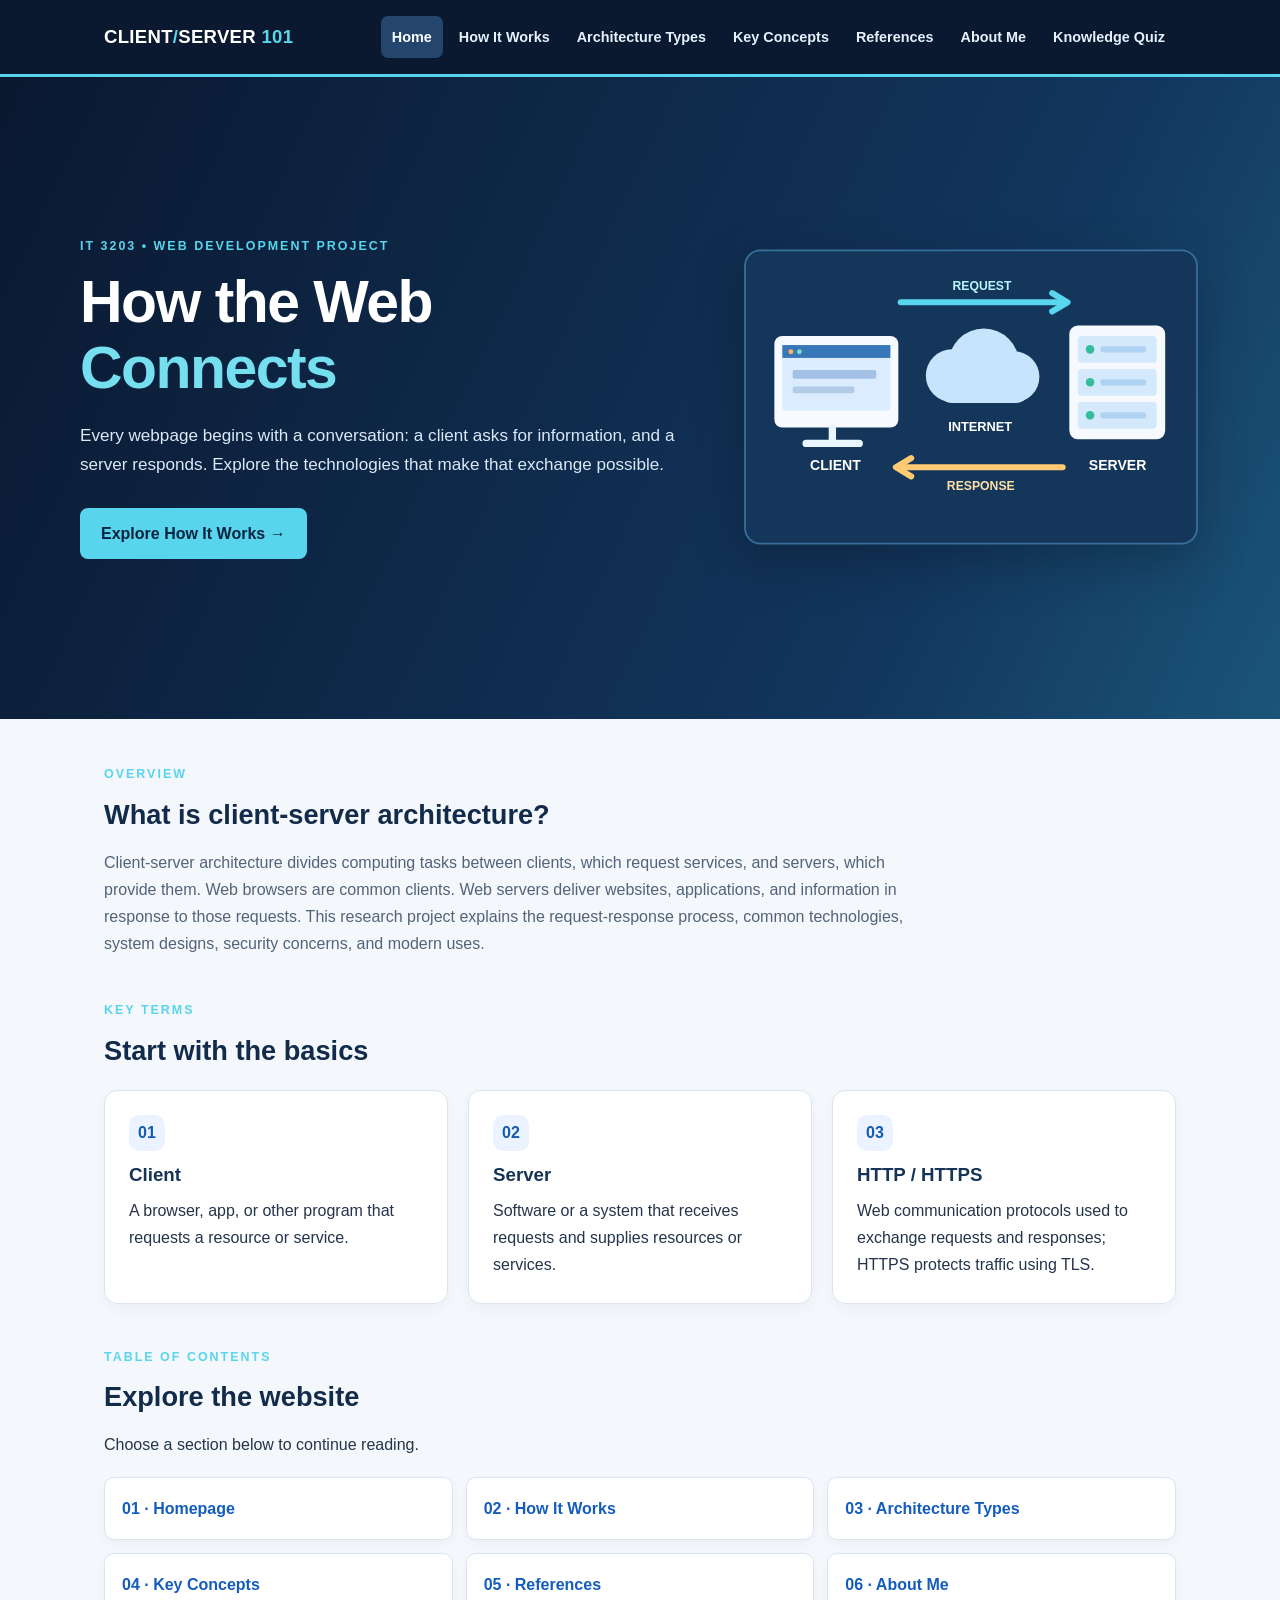
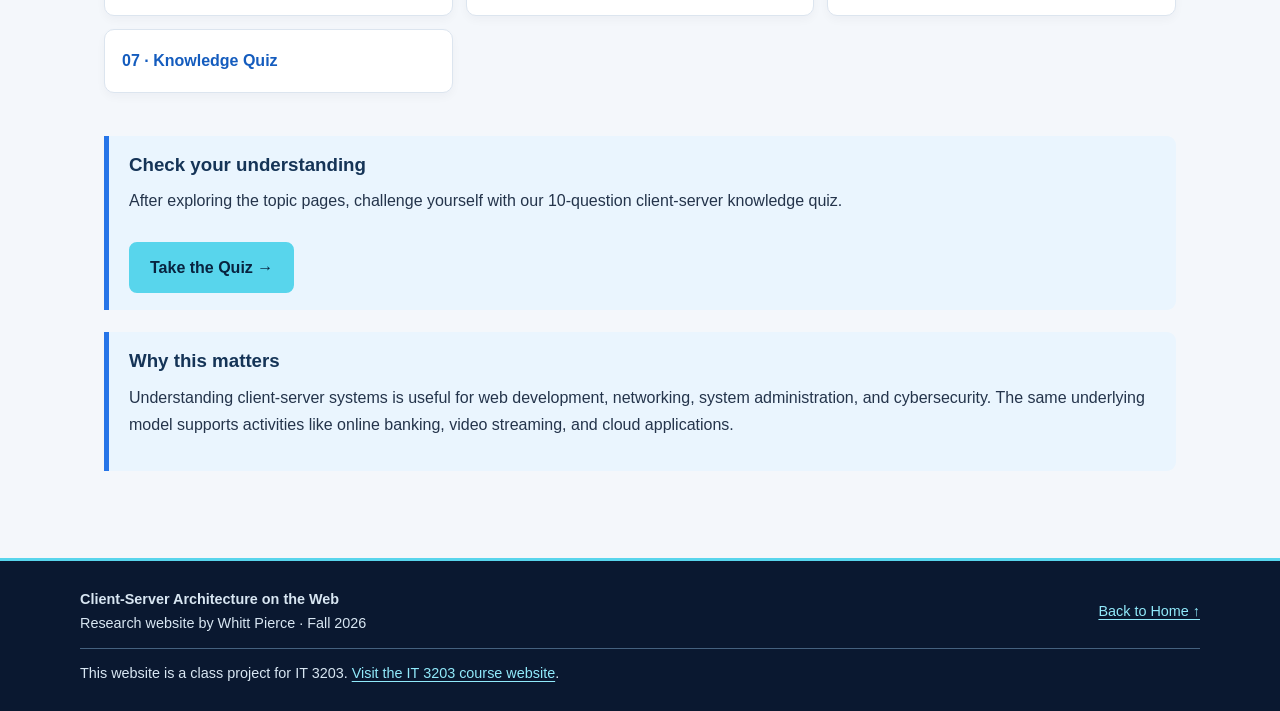
<file: index.html>
<!DOCTYPE html>
<html lang="en">
<head>
  <meta charset="UTF-8">
  <meta name="viewport" content="width=device-width, initial-scale=1.0">
  <meta name="description" content="An introduction to client-server architecture and its role on the Web">
  <title>Home | Client-Server Architecture</title>
  <link rel="stylesheet" href="style.css">
</head>
<body>
<!-- One shared navigation menu appears on all six pages. -->
<header class="site-header"><div class="header-inner">
  <a class="brand" href="index.html">CLIENT<span>/</span>SERVER <span>101</span></a>
  <nav aria-label="Main navigation"><ul class="nav-list"><li><a href="index.html" aria-current="page">Home</a></li>
<li><a href="how-it-works.html">How It Works</a></li>
<li><a href="architecture.html">Architecture Types</a></li>
<li><a href="concepts.html">Key Concepts</a></li>
<li><a href="references.html">References</a></li>
<li><a href="about.html">About Me</a></li>
<li><a href="quiz.html">Knowledge Quiz</a></li></ul></nav>
</div></header>
<main>
<section class="hero"><div class="hero-inner"><div><p class="eyebrow">IT 3203 • WEB DEVELOPMENT PROJECT</p><h1>How the Web <span style="color:#75dff0">Connects</span></h1><p>Every webpage begins with a conversation: a client asks for information, and a server responds. Explore the technologies that make that exchange possible.</p><a class="button-link" href="how-it-works.html">Explore How It Works →</a></div><img class="hero-graphic" src="images/client-server-diagram.svg" alt="Illustration of browser clients requesting information from a server over the Internet" width="750" height="490"></div></section>
<div class="container"><section class="section"><p class="eyebrow">Overview</p><h2>What is client-server architecture?</h2><p class="section-intro">Client-server architecture divides computing tasks between clients, which request services, and servers, which provide them. Web browsers are common clients. Web servers deliver websites, applications, and information in response to those requests. This research project explains the request-response process, common technologies, system designs, security concerns, and modern uses.</p></section>
<section class="section"><p class="eyebrow">Key Terms</p><h2>Start with the basics</h2><div class="card-grid"><article class="card"><span class="number">01</span><h3>Client</h3><p>A browser, app, or other program that requests a resource or service.</p></article><article class="card"><span class="number">02</span><h3>Server</h3><p>Software or a system that receives requests and supplies resources or services.</p></article><article class="card"><span class="number">03</span><h3>HTTP / HTTPS</h3><p>Web communication protocols used to exchange requests and responses; HTTPS protects traffic using TLS.</p></article></div></section>
<section class="section"><p class="eyebrow">Table of Contents</p><h2>Explore the website</h2><p>Choose a section below to continue reading.</p><ul class="contents"><li><a href="index.html">01 · Homepage</a></li><li><a href="how-it-works.html">02 · How It Works</a></li><li><a href="architecture.html">03 · Architecture Types</a></li><li><a href="concepts.html">04 · Key Concepts</a></li><li><a href="references.html">05 · References</a></li><li><a href="about.html">06 · About Me</a></li><li><a href="quiz.html">07 · Knowledge Quiz</a></li></ul></section>
<section class="callout"><h3>Check your understanding</h3><p>After exploring the topic pages, challenge yourself with our 10-question client-server knowledge quiz.</p><a class="button-link" href="quiz.html">Take the Quiz →</a></section>
<section class="callout"><h3>Why this matters</h3><p>Understanding client-server systems is useful for web development, networking, system administration, and cybersecurity. The same underlying model supports activities like online banking, video streaming, and cloud applications.</p></section></div></main><!-- Assignment-required class-project note and course link. -->
<footer class="site-footer"><div class="footer-inner"><p><strong>Client-Server Architecture on the Web</strong><br>Research website by Whitt Pierce · Fall 2026</p><p><a href="index.html">Back to Home ↑</a></p></div><div class="footer-inner" id="project-note"><p>This website is a class project for IT 3203. <a href="https://ksuweb.github.io/IT3203/" target="_blank" rel="noopener noreferrer">Visit the IT 3203 course website</a>.</p></div></footer>
</body></html>
</file>
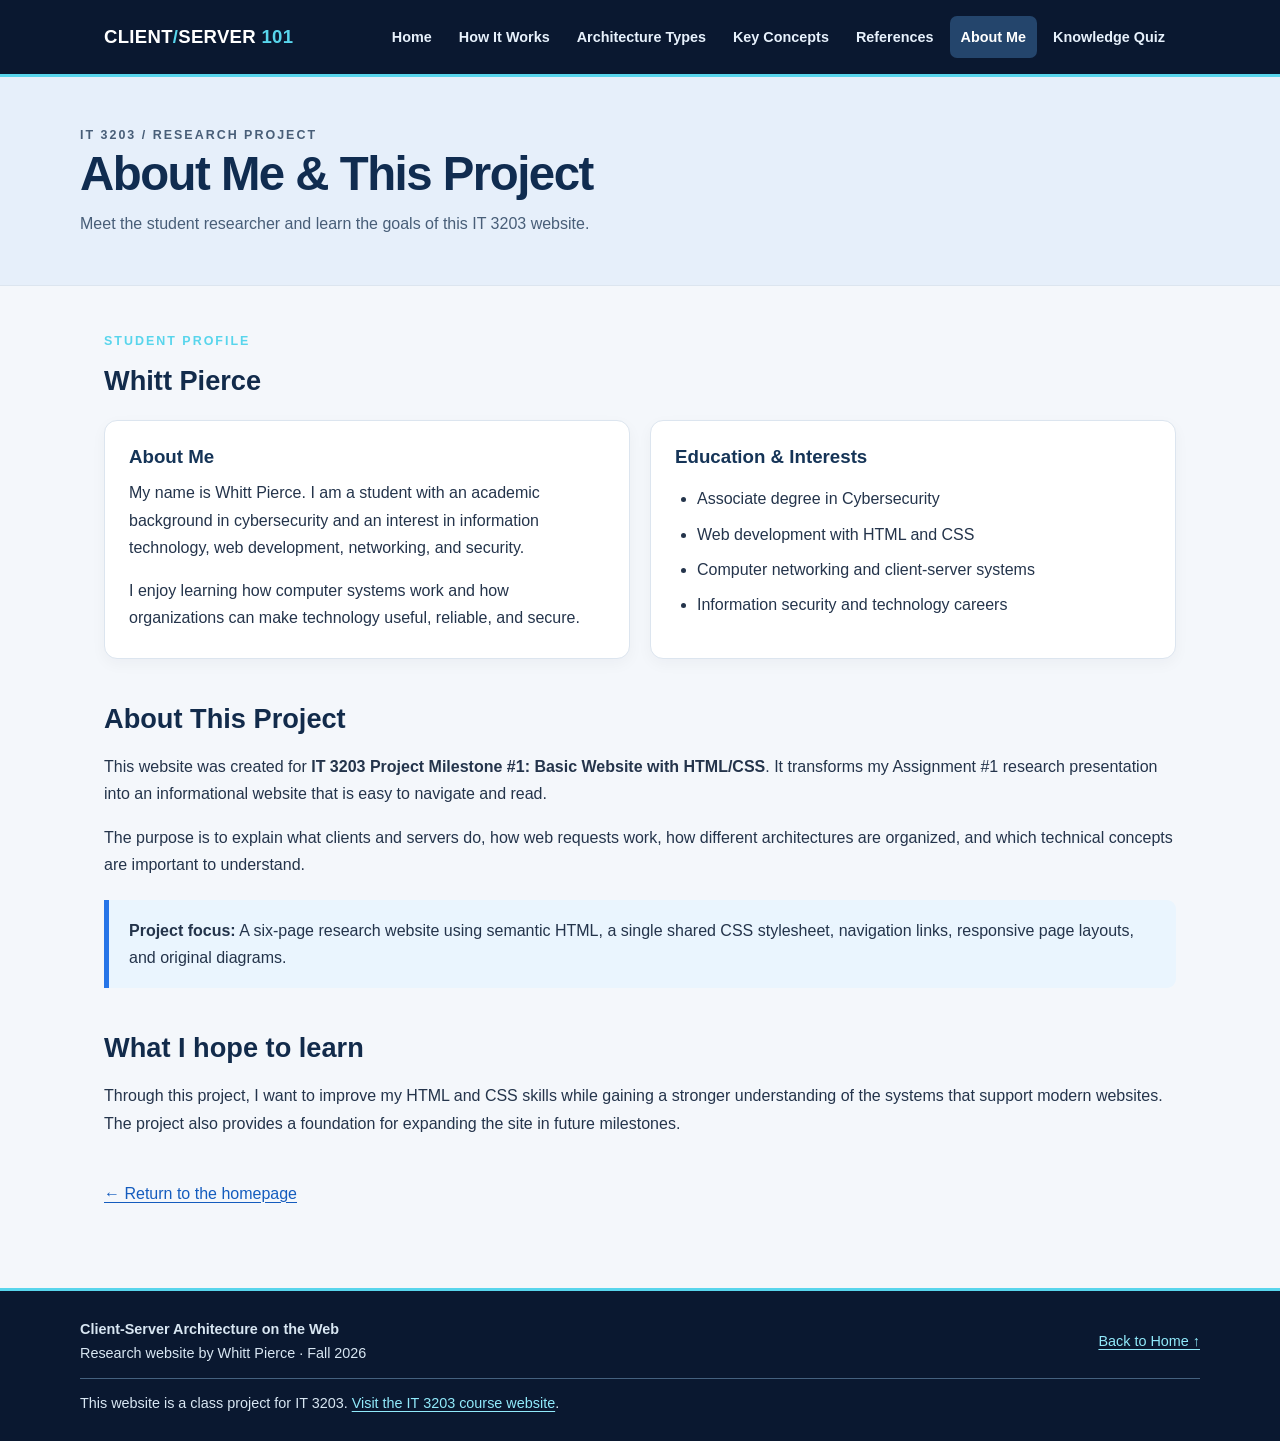
<file: about.html>
<!DOCTYPE html>
<html lang="en">
<head>
  <meta charset="UTF-8">
  <meta name="viewport" content="width=device-width, initial-scale=1.0">
  <meta name="description" content="Meet the student researcher and learn the goals of this IT 3203 website.">
  <title>About Me &amp; This Project | Client-Server Architecture</title>
  <link rel="stylesheet" href="style.css">
</head>
<body>
<!-- One shared navigation menu appears on all six pages. -->
<header class="site-header"><div class="header-inner">
  <a class="brand" href="index.html">CLIENT<span>/</span>SERVER <span>101</span></a>
  <nav aria-label="Main navigation"><ul class="nav-list"><li><a href="index.html">Home</a></li>
<li><a href="how-it-works.html">How It Works</a></li>
<li><a href="architecture.html">Architecture Types</a></li>
<li><a href="concepts.html">Key Concepts</a></li>
<li><a href="references.html">References</a></li>
<li><a href="about.html" aria-current="page">About Me</a></li>
<li><a href="quiz.html">Knowledge Quiz</a></li></ul></nav>
</div></header>
<div class="page-heading"><div class="wrap"><p class="eyebrow">IT 3203 / RESEARCH PROJECT</p><h1>About Me &amp; This Project</h1><p>Meet the student researcher and learn the goals of this IT 3203 website.</p></div></div>
<main class="container"><section class="section"><p class="eyebrow">Student profile</p><h2>Whitt Pierce</h2><div class="card-grid two"><article class="card"><h3>About Me</h3><p>My name is Whitt Pierce. I am a student with an academic background in cybersecurity and an interest in information technology, web development, networking, and security.</p><p>I enjoy learning how computer systems work and how organizations can make technology useful, reliable, and secure.</p></article><article class="card"><h3>Education & Interests</h3><ul class="topic-list"><li>Associate degree in Cybersecurity</li><li>Web development with HTML and CSS</li><li>Computer networking and client-server systems</li><li>Information security and technology careers</li></ul></article></div></section><section class="section"><h2>About This Project</h2><p>This website was created for <strong>IT 3203 Project Milestone #1: Basic Website with HTML/CSS</strong>. It transforms my Assignment #1 research presentation into an informational website that is easy to navigate and read.</p><p>The purpose is to explain what clients and servers do, how web requests work, how different architectures are organized, and which technical concepts are important to understand.</p><div class="callout"><strong>Project focus:</strong> A six-page research website using semantic HTML, a single shared CSS stylesheet, navigation links, responsive page layouts, and original diagrams.</div></section><section class="section"><h2>What I hope to learn</h2><p>Through this project, I want to improve my HTML and CSS skills while gaining a stronger understanding of the systems that support modern websites. The project also provides a foundation for expanding the site in future milestones.</p></section><p><a href="index.html">← Return to the homepage</a></p></main><!-- Assignment-required class-project note and course link. -->
<footer class="site-footer"><div class="footer-inner"><p><strong>Client-Server Architecture on the Web</strong><br>Research website by Whitt Pierce · Fall 2026</p><p><a href="index.html">Back to Home ↑</a></p></div><div class="footer-inner" id="project-note"><p>This website is a class project for IT 3203. <a href="https://ksuweb.github.io/IT3203/" target="_blank" rel="noopener noreferrer">Visit the IT 3203 course website</a>.</p></div></footer>
</body></html>
</file>
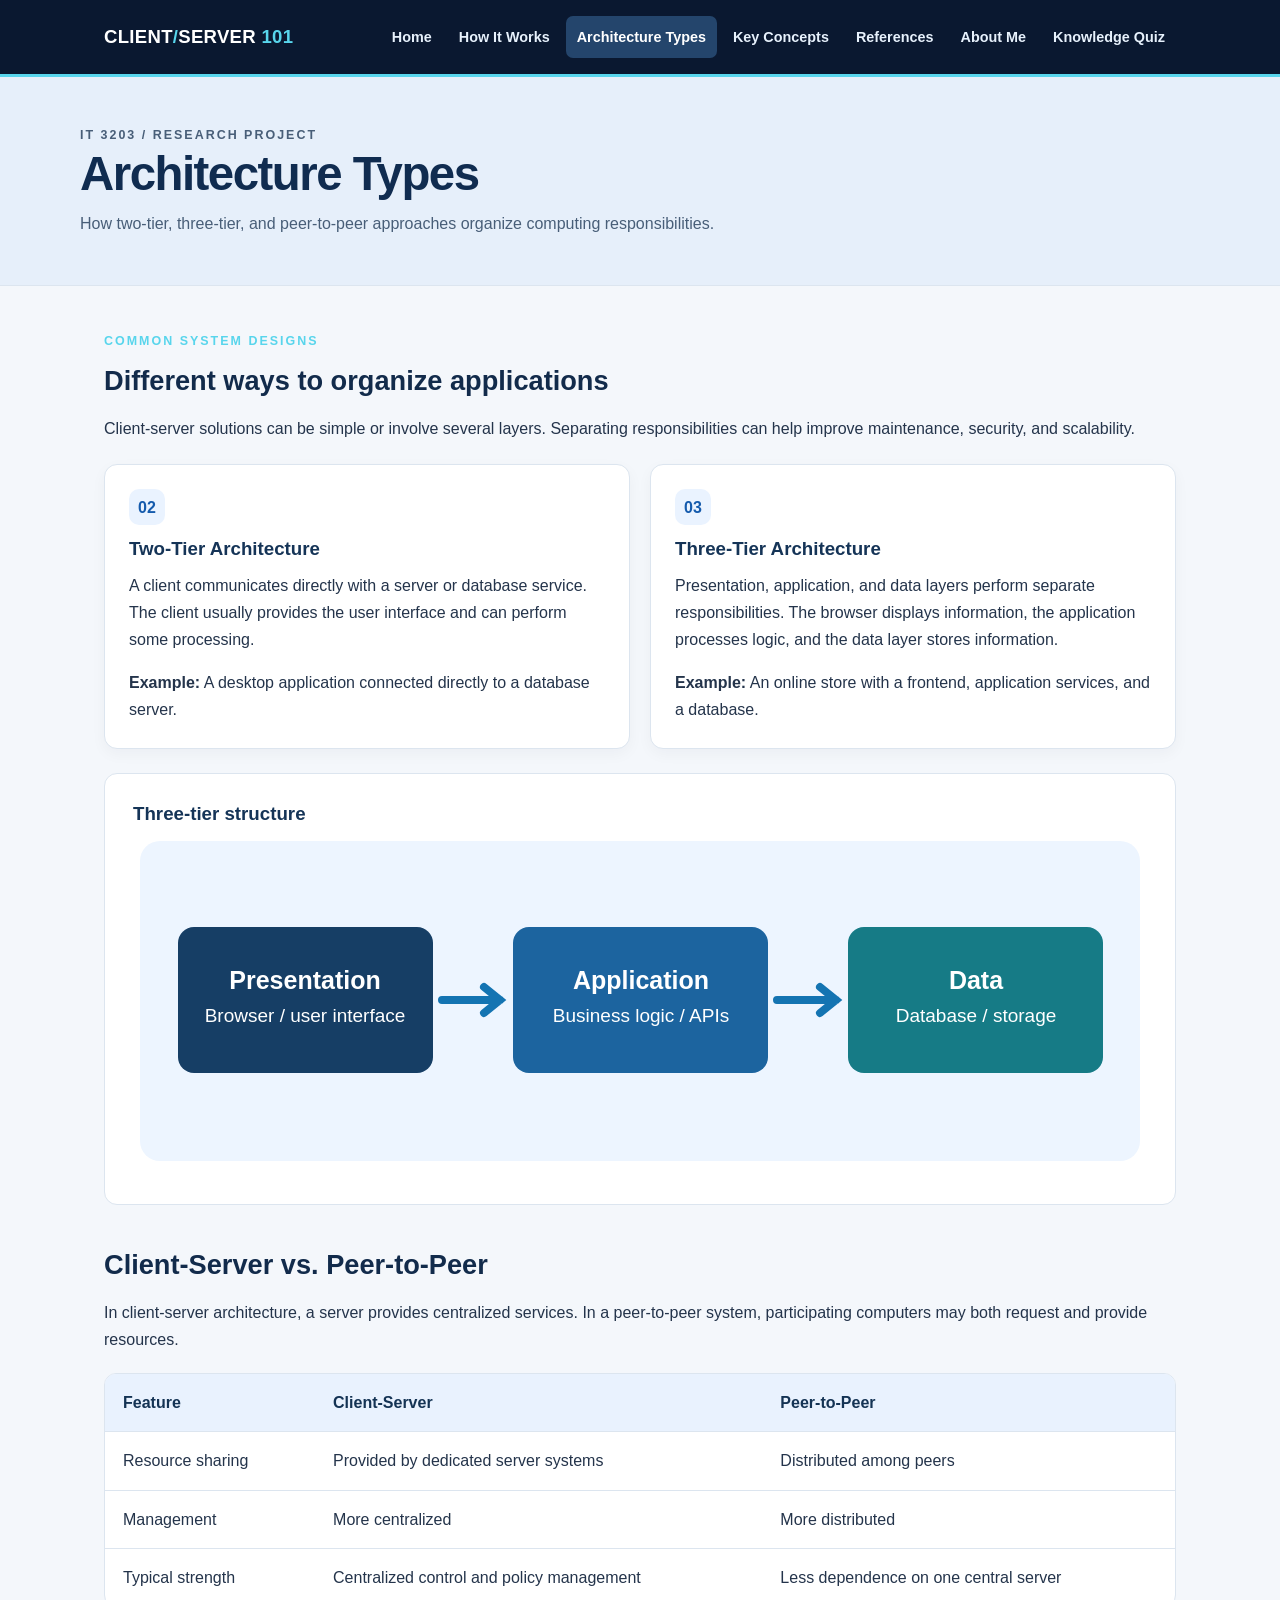
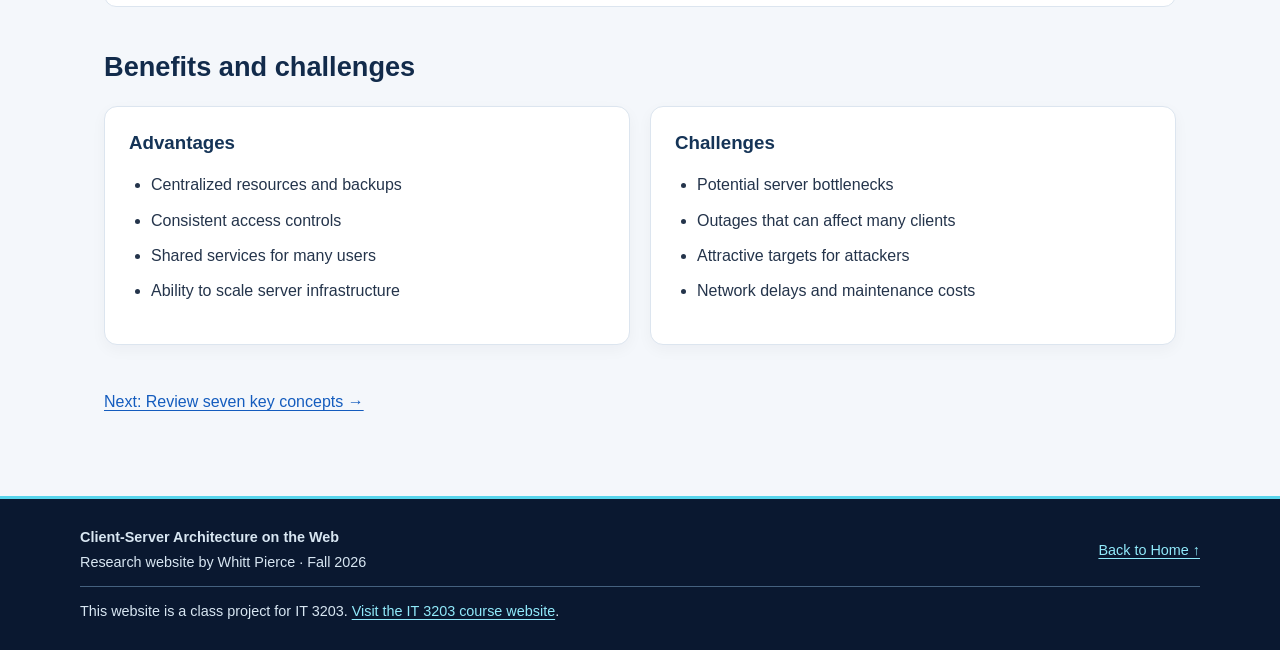
<file: architecture.html>
<!DOCTYPE html>
<html lang="en">
<head>
  <meta charset="UTF-8">
  <meta name="viewport" content="width=device-width, initial-scale=1.0">
  <meta name="description" content="How two-tier, three-tier, and peer-to-peer approaches organize computing responsibilities.">
  <title>Architecture Types | Client-Server Architecture</title>
  <link rel="stylesheet" href="style.css">
</head>
<body>
<!-- One shared navigation menu appears on all six pages. -->
<header class="site-header"><div class="header-inner">
  <a class="brand" href="index.html">CLIENT<span>/</span>SERVER <span>101</span></a>
  <nav aria-label="Main navigation"><ul class="nav-list"><li><a href="index.html">Home</a></li>
<li><a href="how-it-works.html">How It Works</a></li>
<li><a href="architecture.html" aria-current="page">Architecture Types</a></li>
<li><a href="concepts.html">Key Concepts</a></li>
<li><a href="references.html">References</a></li>
<li><a href="about.html">About Me</a></li>
<li><a href="quiz.html">Knowledge Quiz</a></li></ul></nav>
</div></header>
<div class="page-heading"><div class="wrap"><p class="eyebrow">IT 3203 / RESEARCH PROJECT</p><h1>Architecture Types</h1><p>How two-tier, three-tier, and peer-to-peer approaches organize computing responsibilities.</p></div></div>
<main class="container"><section class="section"><p class="eyebrow">Common system designs</p><h2>Different ways to organize applications</h2><p>Client-server solutions can be simple or involve several layers. Separating responsibilities can help improve maintenance, security, and scalability.</p><div class="card-grid two"><article class="card"><span class="number">02</span><h3>Two-Tier Architecture</h3><p>A client communicates directly with a server or database service. The client usually provides the user interface and can perform some processing.</p><p><strong>Example:</strong> A desktop application connected directly to a database server.</p></article><article class="card"><span class="number">03</span><h3>Three-Tier Architecture</h3><p>Presentation, application, and data layers perform separate responsibilities. The browser displays information, the application processes logic, and the data layer stores information.</p><p><strong>Example:</strong> An online store with a frontend, application services, and a database.</p></article></div><div class="content-panel"><h3>Three-tier structure</h3><img src="images/three-tier-diagram.svg" alt="Presentation layer connects to application layer, which connects to the data layer" width="1000" height="320"></div></section>
<section class="section"><h2>Client-Server vs. Peer-to-Peer</h2><p>In client-server architecture, a server provides centralized services. In a peer-to-peer system, participating computers may both request and provide resources.</p><div class="table-wrap"><table><thead><tr><th scope="col">Feature</th><th scope="col">Client-Server</th><th scope="col">Peer-to-Peer</th></tr></thead><tbody><tr><td>Resource sharing</td><td>Provided by dedicated server systems</td><td>Distributed among peers</td></tr><tr><td>Management</td><td>More centralized</td><td>More distributed</td></tr><tr><td>Typical strength</td><td>Centralized control and policy management</td><td>Less dependence on one central server</td></tr></tbody></table></div></section>
<section class="section"><h2>Benefits and challenges</h2><div class="card-grid two"><article class="card"><h3>Advantages</h3><ul class="topic-list"><li>Centralized resources and backups</li><li>Consistent access controls</li><li>Shared services for many users</li><li>Ability to scale server infrastructure</li></ul></article><article class="card"><h3>Challenges</h3><ul class="topic-list"><li>Potential server bottlenecks</li><li>Outages that can affect many clients</li><li>Attractive targets for attackers</li><li>Network delays and maintenance costs</li></ul></article></div></section><p><a href="concepts.html">Next: Review seven key concepts →</a></p></main><!-- Assignment-required class-project note and course link. -->
<footer class="site-footer"><div class="footer-inner"><p><strong>Client-Server Architecture on the Web</strong><br>Research website by Whitt Pierce · Fall 2026</p><p><a href="index.html">Back to Home ↑</a></p></div><div class="footer-inner" id="project-note"><p>This website is a class project for IT 3203. <a href="https://ksuweb.github.io/IT3203/" target="_blank" rel="noopener noreferrer">Visit the IT 3203 course website</a>.</p></div></footer>
</body></html>
</file>
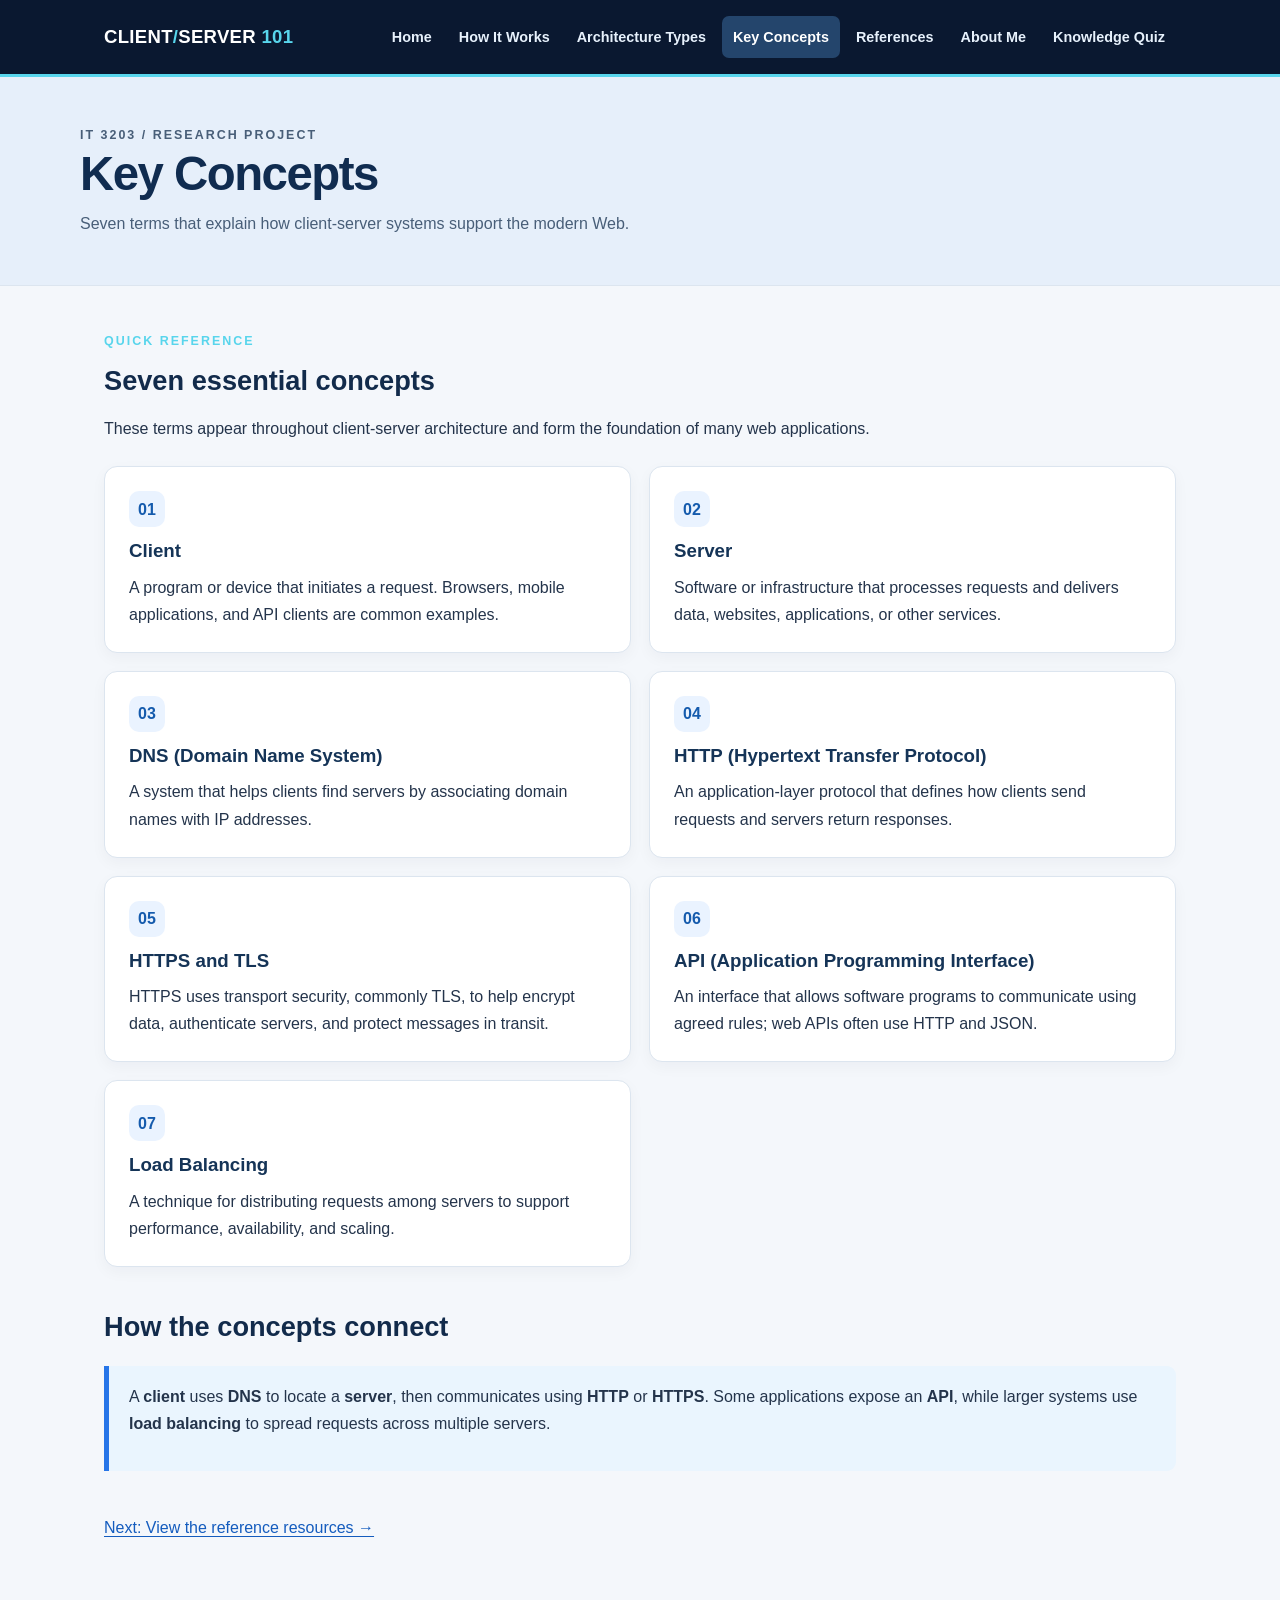
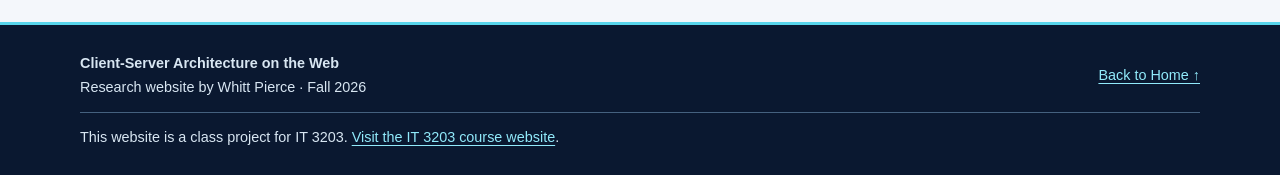
<file: concepts.html>
<!DOCTYPE html>
<html lang="en">
<head>
  <meta charset="UTF-8">
  <meta name="viewport" content="width=device-width, initial-scale=1.0">
  <meta name="description" content="Seven terms that explain how client-server systems support the modern Web.">
  <title>Key Concepts | Client-Server Architecture</title>
  <link rel="stylesheet" href="style.css">
</head>
<body>
<!-- One shared navigation menu appears on all six pages. -->
<header class="site-header"><div class="header-inner">
  <a class="brand" href="index.html">CLIENT<span>/</span>SERVER <span>101</span></a>
  <nav aria-label="Main navigation"><ul class="nav-list"><li><a href="index.html">Home</a></li>
<li><a href="how-it-works.html">How It Works</a></li>
<li><a href="architecture.html">Architecture Types</a></li>
<li><a href="concepts.html" aria-current="page">Key Concepts</a></li>
<li><a href="references.html">References</a></li>
<li><a href="about.html">About Me</a></li>
<li><a href="quiz.html">Knowledge Quiz</a></li></ul></nav>
</div></header>
<div class="page-heading"><div class="wrap"><p class="eyebrow">IT 3203 / RESEARCH PROJECT</p><h1>Key Concepts</h1><p>Seven terms that explain how client-server systems support the modern Web.</p></div></div>
<main class="container"><section class="section"><p class="eyebrow">Quick reference</p><h2>Seven essential concepts</h2><p>These terms appear throughout client-server architecture and form the foundation of many web applications.</p><div class="concept-grid"><article class="card"><span class="number">01</span><h3>Client</h3><p>A program or device that initiates a request. Browsers, mobile applications, and API clients are common examples.</p></article><article class="card"><span class="number">02</span><h3>Server</h3><p>Software or infrastructure that processes requests and delivers data, websites, applications, or other services.</p></article><article class="card"><span class="number">03</span><h3>DNS (Domain Name System)</h3><p>A system that helps clients find servers by associating domain names with IP addresses.</p></article><article class="card"><span class="number">04</span><h3>HTTP (Hypertext Transfer Protocol)</h3><p>An application-layer protocol that defines how clients send requests and servers return responses.</p></article><article class="card"><span class="number">05</span><h3>HTTPS and TLS</h3><p>HTTPS uses transport security, commonly TLS, to help encrypt data, authenticate servers, and protect messages in transit.</p></article><article class="card"><span class="number">06</span><h3>API (Application Programming Interface)</h3><p>An interface that allows software programs to communicate using agreed rules; web APIs often use HTTP and JSON.</p></article><article class="card"><span class="number">07</span><h3>Load Balancing</h3><p>A technique for distributing requests among servers to support performance, availability, and scaling.</p></article></div></section><section class="section"><h2>How the concepts connect</h2><div class="callout"><p>A <strong>client</strong> uses <strong>DNS</strong> to locate a <strong>server</strong>, then communicates using <strong>HTTP</strong> or <strong>HTTPS</strong>. Some applications expose an <strong>API</strong>, while larger systems use <strong>load balancing</strong> to spread requests across multiple servers.</p></div></section><p><a href="references.html">Next: View the reference resources →</a></p></main><!-- Assignment-required class-project note and course link. -->
<footer class="site-footer"><div class="footer-inner"><p><strong>Client-Server Architecture on the Web</strong><br>Research website by Whitt Pierce · Fall 2026</p><p><a href="index.html">Back to Home ↑</a></p></div><div class="footer-inner" id="project-note"><p>This website is a class project for IT 3203. <a href="https://ksuweb.github.io/IT3203/" target="_blank" rel="noopener noreferrer">Visit the IT 3203 course website</a>.</p></div></footer>
</body></html>
</file>
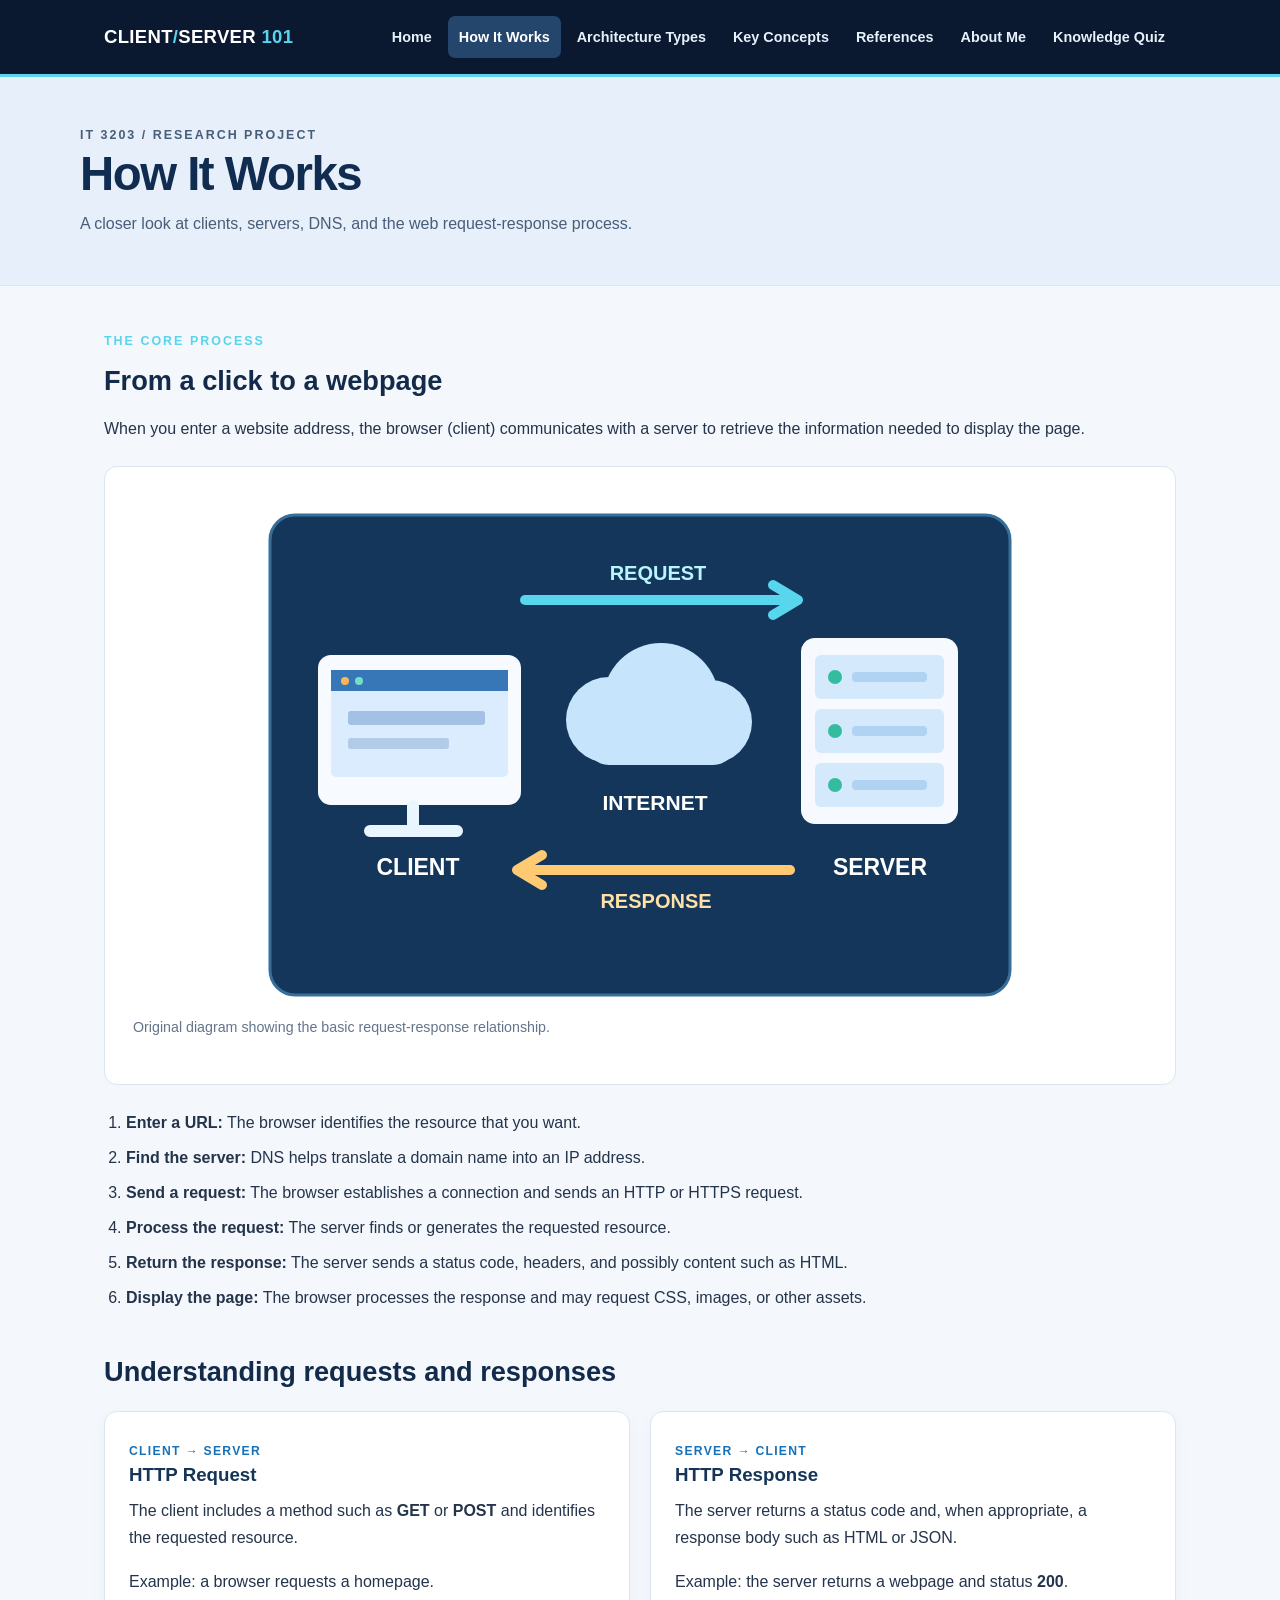
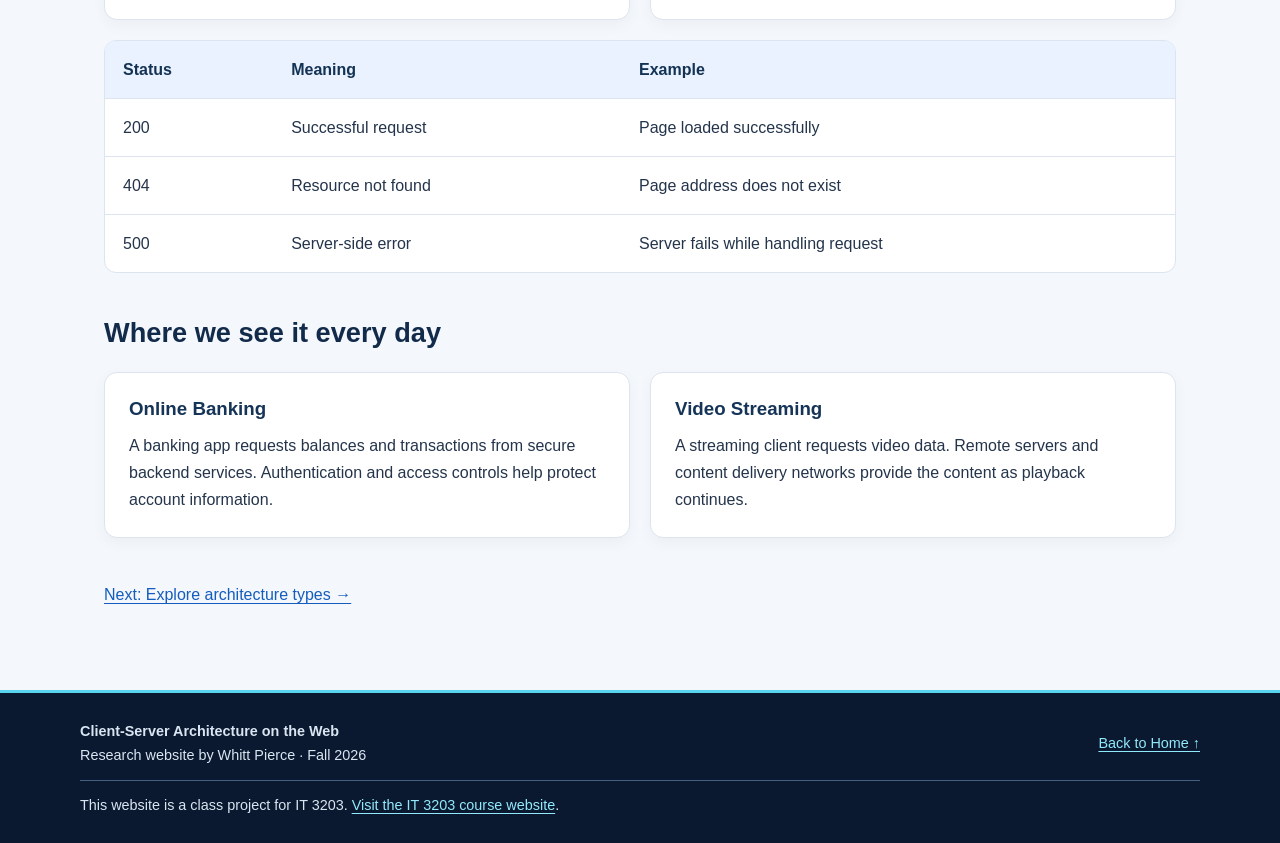
<file: how-it-works.html>
<!DOCTYPE html>
<html lang="en">
<head>
  <meta charset="UTF-8">
  <meta name="viewport" content="width=device-width, initial-scale=1.0">
  <meta name="description" content="A closer look at clients, servers, DNS, and the web request-response process.">
  <title>How It Works | Client-Server Architecture</title>
  <link rel="stylesheet" href="style.css">
</head>
<body>
<!-- One shared navigation menu appears on all six pages. -->
<header class="site-header"><div class="header-inner">
  <a class="brand" href="index.html">CLIENT<span>/</span>SERVER <span>101</span></a>
  <nav aria-label="Main navigation"><ul class="nav-list"><li><a href="index.html">Home</a></li>
<li><a href="how-it-works.html" aria-current="page">How It Works</a></li>
<li><a href="architecture.html">Architecture Types</a></li>
<li><a href="concepts.html">Key Concepts</a></li>
<li><a href="references.html">References</a></li>
<li><a href="about.html">About Me</a></li>
<li><a href="quiz.html">Knowledge Quiz</a></li></ul></nav>
</div></header>
<div class="page-heading"><div class="wrap"><p class="eyebrow">IT 3203 / RESEARCH PROJECT</p><h1>How It Works</h1><p>A closer look at clients, servers, DNS, and the web request-response process.</p></div></div>
<main class="container"><section class="section"><p class="eyebrow">The core process</p><h2>From a click to a webpage</h2><p>When you enter a website address, the browser (client) communicates with a server to retrieve the information needed to display the page.</p><div class="content-panel"><img src="images/client-server-diagram.svg" alt="Client sends a request to a server; server sends a response back across the Internet" width="750" height="490"><p class="small">Original diagram showing the basic request-response relationship.</p></div><ol class="topic-list"><li><strong>Enter a URL:</strong> The browser identifies the resource that you want.</li><li><strong>Find the server:</strong> DNS helps translate a domain name into an IP address.</li><li><strong>Send a request:</strong> The browser establishes a connection and sends an HTTP or HTTPS request.</li><li><strong>Process the request:</strong> The server finds or generates the requested resource.</li><li><strong>Return the response:</strong> The server sends a status code, headers, and possibly content such as HTML.</li><li><strong>Display the page:</strong> The browser processes the response and may request CSS, images, or other assets.</li></ol></section>
<section class="section"><h2>Understanding requests and responses</h2><div class="card-grid two"><article class="card"><span class="kicker">Client → Server</span><h3>HTTP Request</h3><p>The client includes a method such as <strong>GET</strong> or <strong>POST</strong> and identifies the requested resource.</p><p>Example: a browser requests a homepage.</p></article><article class="card"><span class="kicker">Server → Client</span><h3>HTTP Response</h3><p>The server returns a status code and, when appropriate, a response body such as HTML or JSON.</p><p>Example: the server returns a webpage and status <strong>200</strong>.</p></article></div><div class="table-wrap"><table><thead><tr><th scope="col">Status</th><th scope="col">Meaning</th><th scope="col">Example</th></tr></thead><tbody><tr><td>200</td><td>Successful request</td><td>Page loaded successfully</td></tr><tr><td>404</td><td>Resource not found</td><td>Page address does not exist</td></tr><tr><td>500</td><td>Server-side error</td><td>Server fails while handling request</td></tr></tbody></table></div></section>
<section class="section"><h2>Where we see it every day</h2><div class="card-grid two"><article class="card"><h3>Online Banking</h3><p>A banking app requests balances and transactions from secure backend services. Authentication and access controls help protect account information.</p></article><article class="card"><h3>Video Streaming</h3><p>A streaming client requests video data. Remote servers and content delivery networks provide the content as playback continues.</p></article></div></section><p><a href="architecture.html">Next: Explore architecture types →</a></p></main><!-- Assignment-required class-project note and course link. -->
<footer class="site-footer"><div class="footer-inner"><p><strong>Client-Server Architecture on the Web</strong><br>Research website by Whitt Pierce · Fall 2026</p><p><a href="index.html">Back to Home ↑</a></p></div><div class="footer-inner" id="project-note"><p>This website is a class project for IT 3203. <a href="https://ksuweb.github.io/IT3203/" target="_blank" rel="noopener noreferrer">Visit the IT 3203 course website</a>.</p></div></footer>
</body></html>
</file>
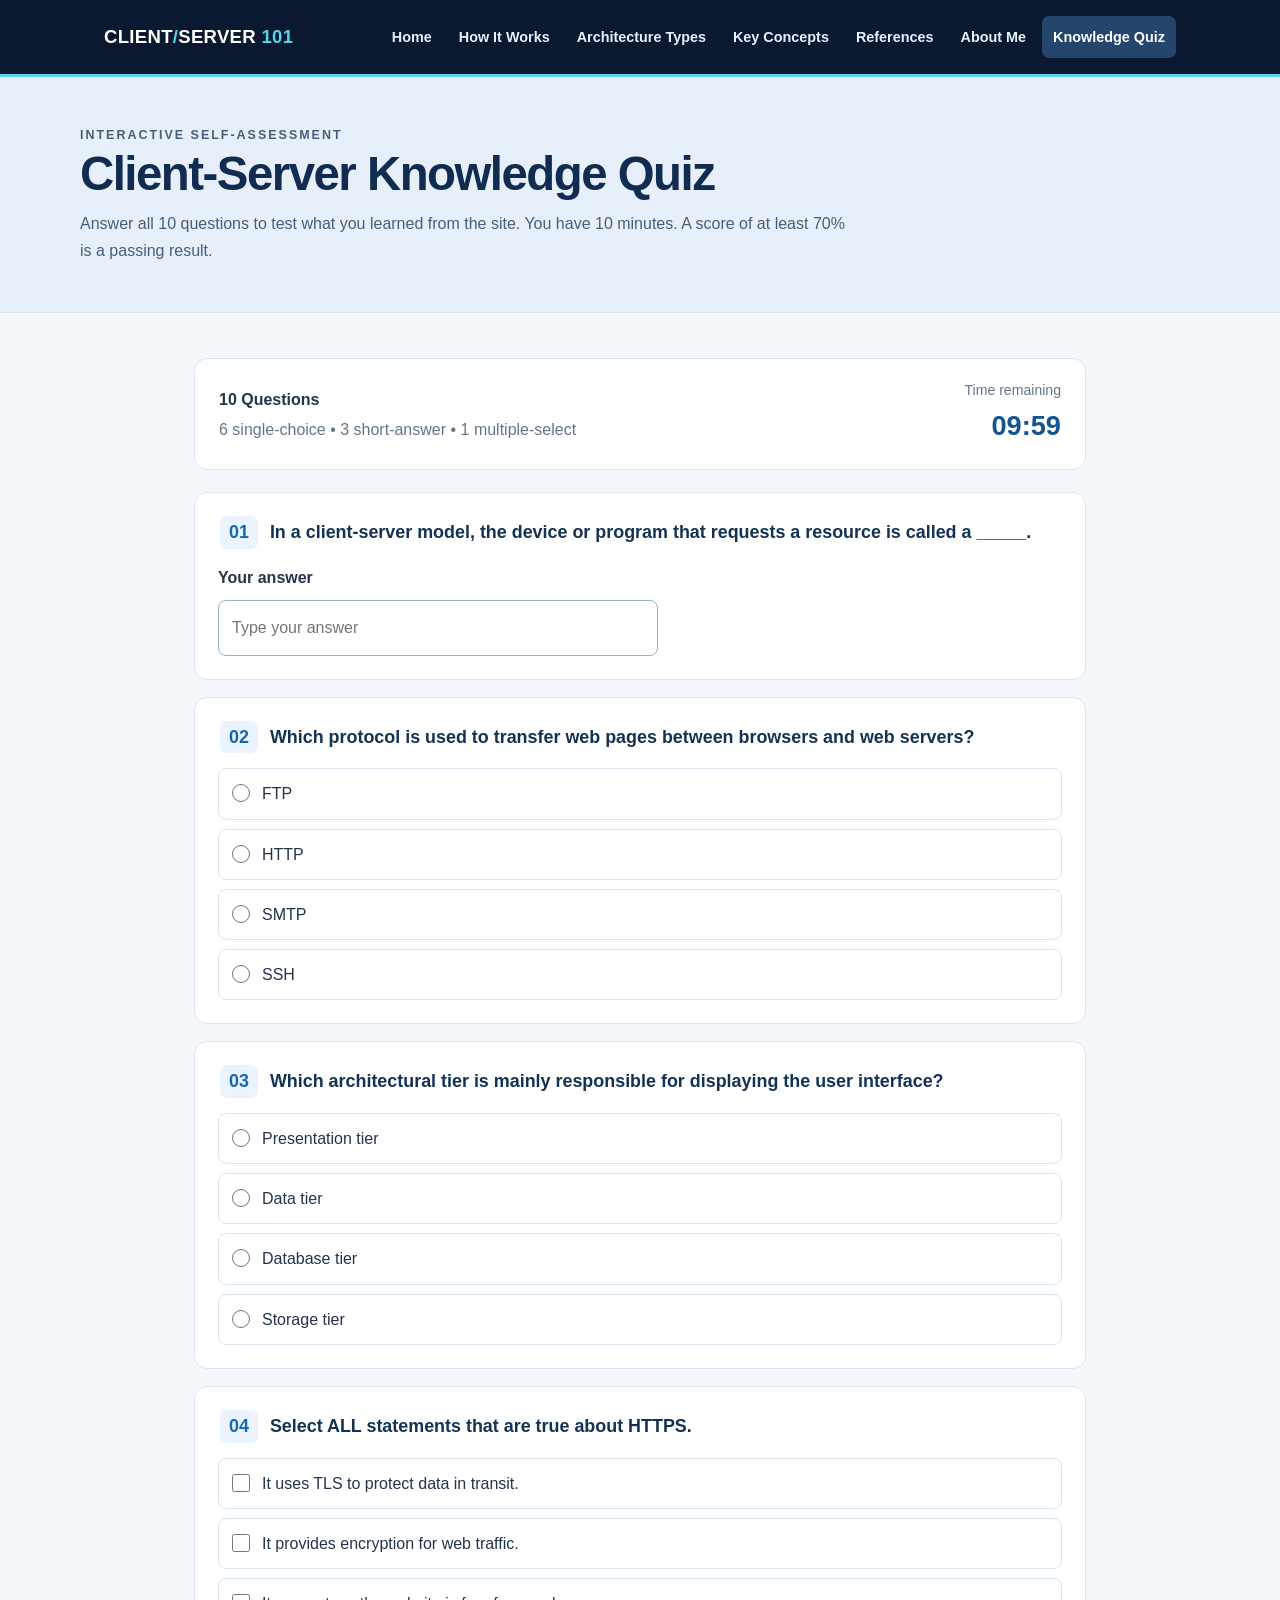
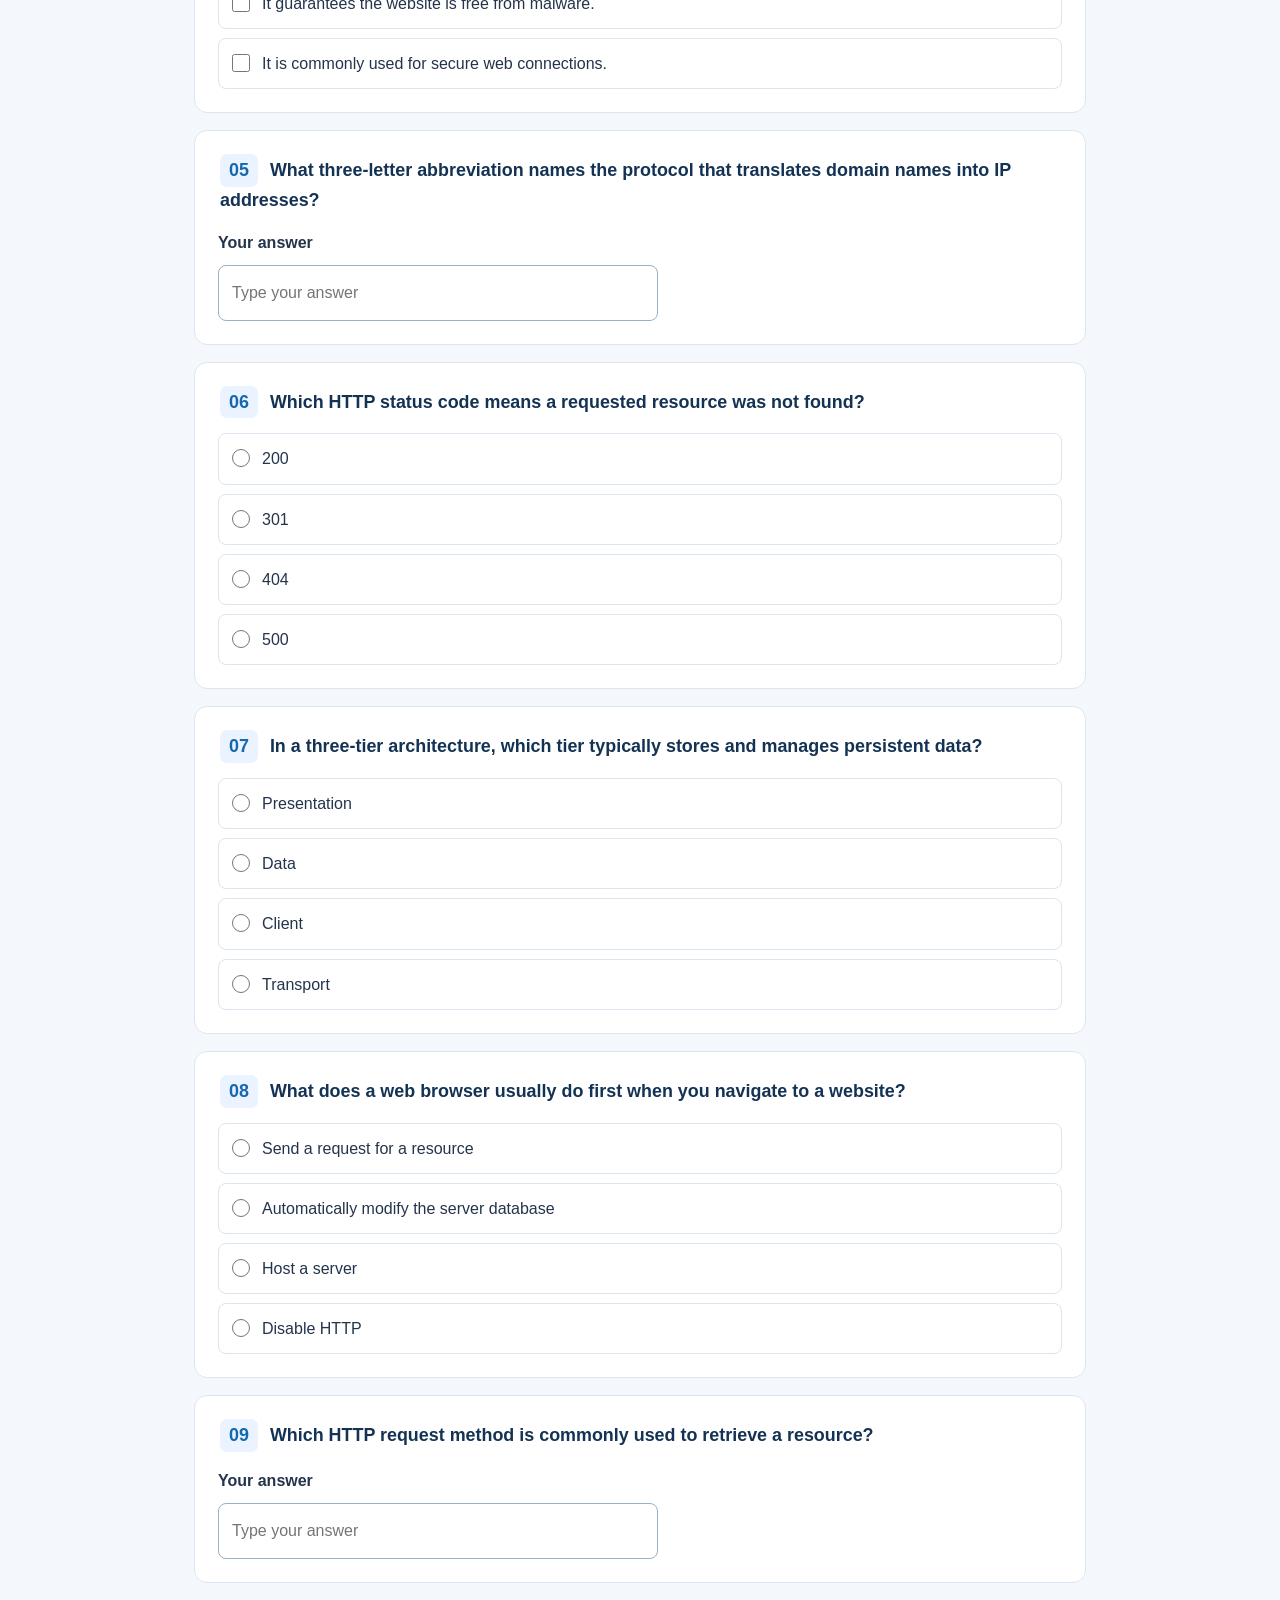
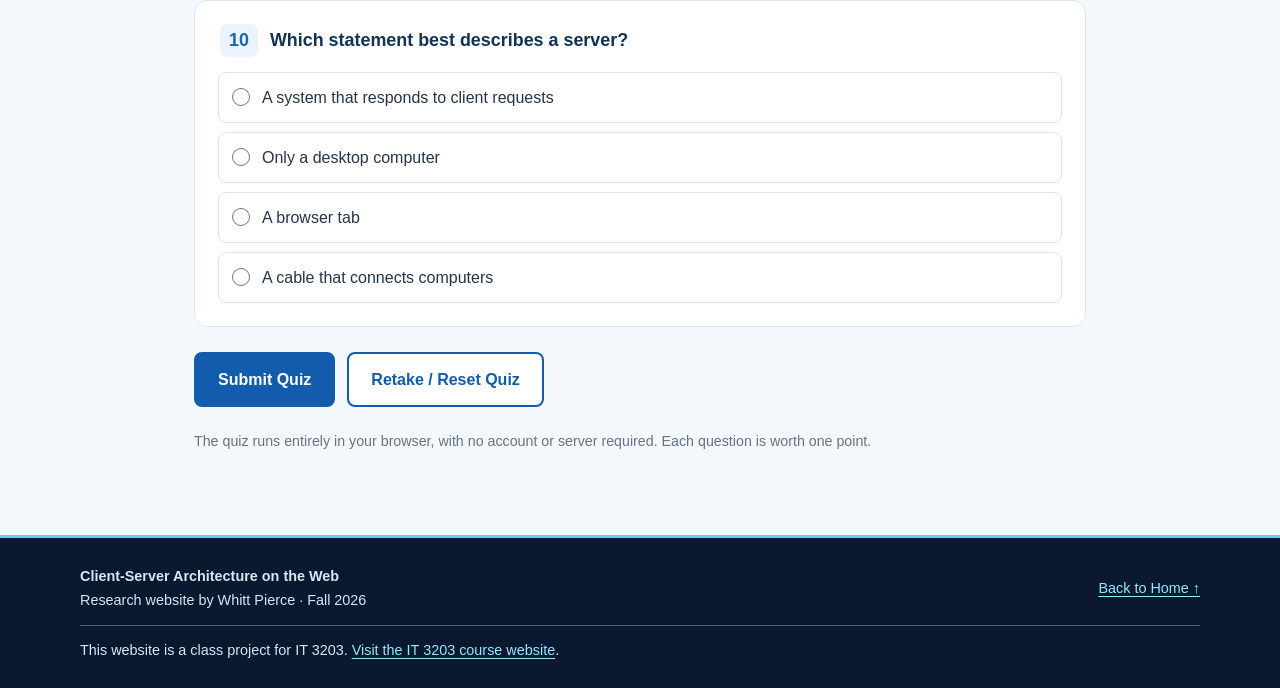
<file: quiz.html>
<!DOCTYPE html>
<html lang="en"><head><meta charset="UTF-8"><meta name="viewport" content="width=device-width, initial-scale=1.0"><meta name="description" content="Test your knowledge of client-server architecture with a timed quiz"><title>Knowledge Quiz | Client-Server Architecture</title><link rel="stylesheet" href="style.css"><script src="quiz.js" defer></script></head><body>
<header class="site-header"><div class="header-inner">
  <a class="brand" href="index.html">CLIENT<span>/</span>SERVER <span>101</span></a>
  <nav aria-label="Main navigation"><ul class="nav-list"><li><a href="index.html">Home</a></li>
<li><a href="how-it-works.html">How It Works</a></li>
<li><a href="architecture.html">Architecture Types</a></li>
<li><a href="concepts.html">Key Concepts</a></li>
<li><a href="references.html">References</a></li>
<li><a href="about.html">About Me</a></li>
<li><a href="quiz.html" aria-current="page">Knowledge Quiz</a></li></ul></nav>
</div></header>
<main><section class="page-heading"><div class="wrap"><p class="eyebrow">Interactive Self-Assessment</p><h1>Client-Server Knowledge Quiz</h1><p>Answer all 10 questions to test what you learned from the site. You have 10 minutes. A score of at least 70% is a passing result.</p></div></section>
<div class="container quiz-container"><section class="quiz-toolbar" aria-label="Quiz progress"><div><strong>10 Questions</strong><p>6 single-choice • 3 short-answer • 1 multiple-select</p></div><div class="quiz-timer" role="timer" aria-live="off"><span>Time remaining</span><strong id="timer">10:00</strong></div></section>
<section id="results" class="quiz-results" hidden tabindex="-1" aria-live="polite"><h2 id="result-title">Your results</h2><p id="result-score"></p><p id="result-time"></p><p>Review the feedback underneath each question for the correct answers.</p></section>
<form id="quiz-form" novalidate>
<fieldset class="quiz-question" id="question-1"><legend><span class="question-number">01</span> In a client-server model, the device or program that requests a resource is called a _____.</legend><div class="answer-options"><label for="q1">Your answer</label><input type="text" id="q1" name="q1" autocomplete="off" placeholder="Type your answer"></div><p class="question-feedback" id="feedback-1" hidden></p></fieldset>
<fieldset class="quiz-question" id="question-2"><legend><span class="question-number">02</span> Which protocol is used to transfer web pages between browsers and web servers?</legend><div class="answer-options"><label class="answer-choice"><input type="radio" name="q2" value="FTP"><span>FTP</span></label>
<label class="answer-choice"><input type="radio" name="q2" value="HTTP"><span>HTTP</span></label>
<label class="answer-choice"><input type="radio" name="q2" value="SMTP"><span>SMTP</span></label>
<label class="answer-choice"><input type="radio" name="q2" value="SSH"><span>SSH</span></label></div><p class="question-feedback" id="feedback-2" hidden></p></fieldset>
<fieldset class="quiz-question" id="question-3"><legend><span class="question-number">03</span> Which architectural tier is mainly responsible for displaying the user interface?</legend><div class="answer-options"><label class="answer-choice"><input type="radio" name="q3" value="Presentation tier"><span>Presentation tier</span></label>
<label class="answer-choice"><input type="radio" name="q3" value="Data tier"><span>Data tier</span></label>
<label class="answer-choice"><input type="radio" name="q3" value="Database tier"><span>Database tier</span></label>
<label class="answer-choice"><input type="radio" name="q3" value="Storage tier"><span>Storage tier</span></label></div><p class="question-feedback" id="feedback-3" hidden></p></fieldset>
<fieldset class="quiz-question" id="question-4"><legend><span class="question-number">04</span> Select ALL statements that are true about HTTPS.</legend><div class="answer-options"><label class="answer-choice"><input type="checkbox" name="q4" value="It uses TLS to protect data in transit."><span>It uses TLS to protect data in transit.</span></label>
<label class="answer-choice"><input type="checkbox" name="q4" value="It provides encryption for web traffic."><span>It provides encryption for web traffic.</span></label>
<label class="answer-choice"><input type="checkbox" name="q4" value="It guarantees the website is free from malware."><span>It guarantees the website is free from malware.</span></label>
<label class="answer-choice"><input type="checkbox" name="q4" value="It is commonly used for secure web connections."><span>It is commonly used for secure web connections.</span></label></div><p class="question-feedback" id="feedback-4" hidden></p></fieldset>
<fieldset class="quiz-question" id="question-5"><legend><span class="question-number">05</span> What three-letter abbreviation names the protocol that translates domain names into IP addresses?</legend><div class="answer-options"><label for="q5">Your answer</label><input type="text" id="q5" name="q5" autocomplete="off" placeholder="Type your answer"></div><p class="question-feedback" id="feedback-5" hidden></p></fieldset>
<fieldset class="quiz-question" id="question-6"><legend><span class="question-number">06</span> Which HTTP status code means a requested resource was not found?</legend><div class="answer-options"><label class="answer-choice"><input type="radio" name="q6" value="200"><span>200</span></label>
<label class="answer-choice"><input type="radio" name="q6" value="301"><span>301</span></label>
<label class="answer-choice"><input type="radio" name="q6" value="404"><span>404</span></label>
<label class="answer-choice"><input type="radio" name="q6" value="500"><span>500</span></label></div><p class="question-feedback" id="feedback-6" hidden></p></fieldset>
<fieldset class="quiz-question" id="question-7"><legend><span class="question-number">07</span> In a three-tier architecture, which tier typically stores and manages persistent data?</legend><div class="answer-options"><label class="answer-choice"><input type="radio" name="q7" value="Presentation"><span>Presentation</span></label>
<label class="answer-choice"><input type="radio" name="q7" value="Data"><span>Data</span></label>
<label class="answer-choice"><input type="radio" name="q7" value="Client"><span>Client</span></label>
<label class="answer-choice"><input type="radio" name="q7" value="Transport"><span>Transport</span></label></div><p class="question-feedback" id="feedback-7" hidden></p></fieldset>
<fieldset class="quiz-question" id="question-8"><legend><span class="question-number">08</span> What does a web browser usually do first when you navigate to a website?</legend><div class="answer-options"><label class="answer-choice"><input type="radio" name="q8" value="Send a request for a resource"><span>Send a request for a resource</span></label>
<label class="answer-choice"><input type="radio" name="q8" value="Automatically modify the server database"><span>Automatically modify the server database</span></label>
<label class="answer-choice"><input type="radio" name="q8" value="Host a server"><span>Host a server</span></label>
<label class="answer-choice"><input type="radio" name="q8" value="Disable HTTP"><span>Disable HTTP</span></label></div><p class="question-feedback" id="feedback-8" hidden></p></fieldset>
<fieldset class="quiz-question" id="question-9"><legend><span class="question-number">09</span> Which HTTP request method is commonly used to retrieve a resource?</legend><div class="answer-options"><label for="q9">Your answer</label><input type="text" id="q9" name="q9" autocomplete="off" placeholder="Type your answer"></div><p class="question-feedback" id="feedback-9" hidden></p></fieldset>
<fieldset class="quiz-question" id="question-10"><legend><span class="question-number">10</span> Which statement best describes a server?</legend><div class="answer-options"><label class="answer-choice"><input type="radio" name="q10" value="A system that responds to client requests"><span>A system that responds to client requests</span></label>
<label class="answer-choice"><input type="radio" name="q10" value="Only a desktop computer"><span>Only a desktop computer</span></label>
<label class="answer-choice"><input type="radio" name="q10" value="A browser tab"><span>A browser tab</span></label>
<label class="answer-choice"><input type="radio" name="q10" value="A cable that connects computers"><span>A cable that connects computers</span></label></div><p class="question-feedback" id="feedback-10" hidden></p></fieldset>
<div class="quiz-actions"><button type="submit" id="submit-quiz" class="quiz-button">Submit Quiz</button><button type="button" id="reset-quiz" class="quiz-button secondary">Retake / Reset Quiz</button></div></form><p class="small">The quiz runs entirely in your browser, with no account or server required. Each question is worth one point.</p></div></main>
<footer class="site-footer"><div class="footer-inner"><p><strong>Client-Server Architecture on the Web</strong><br>Research website by Whitt Pierce · Fall 2026</p><p><a href="index.html">Back to Home ↑</a></p></div><div class="footer-inner" id="project-note"><p>This website is a class project for IT 3203. <a href="https://ksuweb.github.io/IT3203/" target="_blank" rel="noopener noreferrer">Visit the IT 3203 course website</a>.</p></div></footer></body></html>
</file>
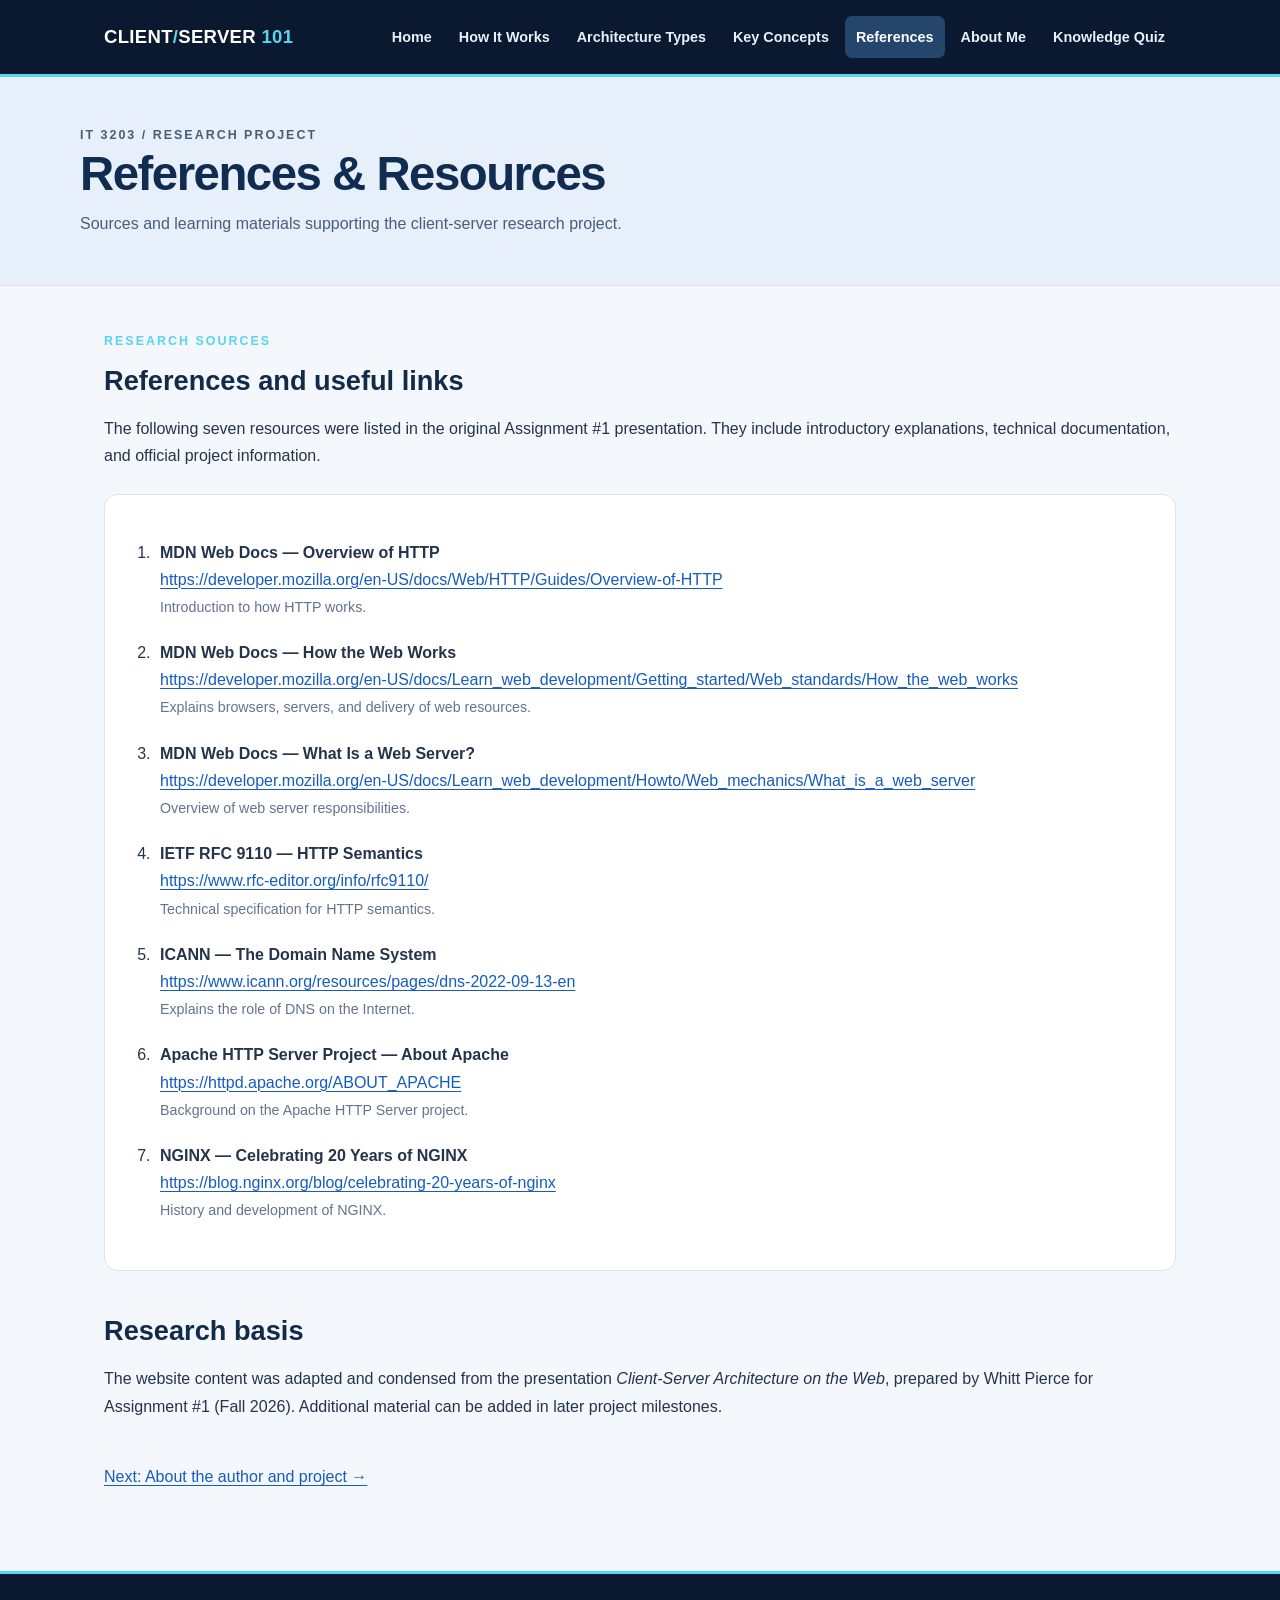
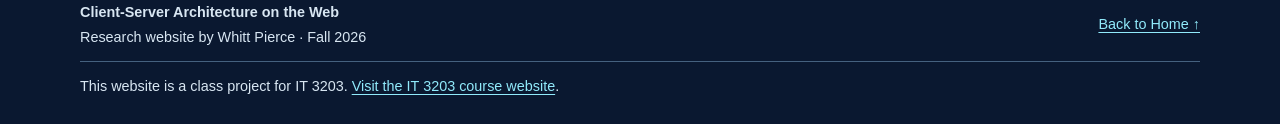
<file: references.html>
<!DOCTYPE html>
<html lang="en">
<head>
  <meta charset="UTF-8">
  <meta name="viewport" content="width=device-width, initial-scale=1.0">
  <meta name="description" content="Sources and learning materials supporting the client-server research project.">
  <title>References &amp; Resources | Client-Server Architecture</title>
  <link rel="stylesheet" href="style.css">
</head>
<body>
<!-- One shared navigation menu appears on all six pages. -->
<header class="site-header"><div class="header-inner">
  <a class="brand" href="index.html">CLIENT<span>/</span>SERVER <span>101</span></a>
  <nav aria-label="Main navigation"><ul class="nav-list"><li><a href="index.html">Home</a></li>
<li><a href="how-it-works.html">How It Works</a></li>
<li><a href="architecture.html">Architecture Types</a></li>
<li><a href="concepts.html">Key Concepts</a></li>
<li><a href="references.html" aria-current="page">References</a></li>
<li><a href="about.html">About Me</a></li>
<li><a href="quiz.html">Knowledge Quiz</a></li></ul></nav>
</div></header>
<div class="page-heading"><div class="wrap"><p class="eyebrow">IT 3203 / RESEARCH PROJECT</p><h1>References &amp; Resources</h1><p>Sources and learning materials supporting the client-server research project.</p></div></div>
<main class="container"><section class="section"><p class="eyebrow">Research sources</p><h2>References and useful links</h2><p>The following seven resources were listed in the original Assignment #1 presentation. They include introductory explanations, technical documentation, and official project information.</p><div class="content-panel"><ol class="reference-list"><li><strong>MDN Web Docs — Overview of HTTP</strong><br><a href="https://developer.mozilla.org/en-US/docs/Web/HTTP/Guides/Overview-of-HTTP" target="_blank" rel="noopener noreferrer">https://developer.mozilla.org/en-US/docs/Web/HTTP/Guides/Overview-of-HTTP</a><br><span class="small">Introduction to how HTTP works.</span></li><li><strong>MDN Web Docs — How the Web Works</strong><br><a href="https://developer.mozilla.org/en-US/docs/Learn_web_development/Getting_started/Web_standards/How_the_web_works" target="_blank" rel="noopener noreferrer">https://developer.mozilla.org/en-US/docs/Learn_web_development/Getting_started/Web_standards/How_the_web_works</a><br><span class="small">Explains browsers, servers, and delivery of web resources.</span></li><li><strong>MDN Web Docs — What Is a Web Server?</strong><br><a href="https://developer.mozilla.org/en-US/docs/Learn_web_development/Howto/Web_mechanics/What_is_a_web_server" target="_blank" rel="noopener noreferrer">https://developer.mozilla.org/en-US/docs/Learn_web_development/Howto/Web_mechanics/What_is_a_web_server</a><br><span class="small">Overview of web server responsibilities.</span></li><li><strong>IETF RFC 9110 — HTTP Semantics</strong><br><a href="https://www.rfc-editor.org/info/rfc9110/" target="_blank" rel="noopener noreferrer">https://www.rfc-editor.org/info/rfc9110/</a><br><span class="small">Technical specification for HTTP semantics.</span></li><li><strong>ICANN — The Domain Name System</strong><br><a href="https://www.icann.org/resources/pages/dns-2022-09-13-en" target="_blank" rel="noopener noreferrer">https://www.icann.org/resources/pages/dns-2022-09-13-en</a><br><span class="small">Explains the role of DNS on the Internet.</span></li><li><strong>Apache HTTP Server Project — About Apache</strong><br><a href="https://httpd.apache.org/ABOUT_APACHE" target="_blank" rel="noopener noreferrer">https://httpd.apache.org/ABOUT_APACHE</a><br><span class="small">Background on the Apache HTTP Server project.</span></li><li><strong>NGINX — Celebrating 20 Years of NGINX</strong><br><a href="https://blog.nginx.org/blog/celebrating-20-years-of-nginx" target="_blank" rel="noopener noreferrer">https://blog.nginx.org/blog/celebrating-20-years-of-nginx</a><br><span class="small">History and development of NGINX.</span></li></ol></div></section><section class="section"><h2>Research basis</h2><p>The website content was adapted and condensed from the presentation <em>Client-Server Architecture on the Web</em>, prepared by Whitt Pierce for Assignment #1 (Fall 2026). Additional material can be added in later project milestones.</p></section><p><a href="about.html">Next: About the author and project →</a></p></main><!-- Assignment-required class-project note and course link. -->
<footer class="site-footer"><div class="footer-inner"><p><strong>Client-Server Architecture on the Web</strong><br>Research website by Whitt Pierce · Fall 2026</p><p><a href="index.html">Back to Home ↑</a></p></div><div class="footer-inner" id="project-note"><p>This website is a class project for IT 3203. <a href="https://ksuweb.github.io/IT3203/" target="_blank" rel="noopener noreferrer">Visit the IT 3203 course website</a>.</p></div></footer>
</body></html>
</file>
<file: style.css>
/* IT 3203 Milestone #1 — one stylesheet shared by all six HTML pages. */
:root { --navy:#0a1830; --navy2:#102847; --blue:#2675e8; --cyan:#58d5ec; --ink:#24344b; --muted:#64748b; --page:#f4f7fb; --line:#dce5ef; --white:#fff; }
* { box-sizing:border-box; }
html { scroll-behavior:smooth; }
body { margin:0; color:var(--ink); background:var(--page); font-family:Arial, Helvetica, sans-serif; line-height:1.7; }
a { color:#145cbe; text-decoration-thickness:1px; text-underline-offset:3px; }
a:hover { color:#083d81; }
a:focus-visible, button:focus-visible { outline:3px solid #ffbd5b; outline-offset:3px; }
.site-header { background:var(--navy); color:var(--white); border-bottom:3px solid var(--cyan); }
.header-inner { max-width:1120px; margin:auto; padding:16px 24px; display:flex; align-items:center; justify-content:space-between; gap:18px; flex-wrap:wrap; }
.brand { color:white; text-decoration:none; font-size:1.16rem; font-weight:800; letter-spacing:.3px; }
.brand span { color:var(--cyan); }
.nav-list { display:flex; flex-wrap:wrap; gap:5px; list-style:none; margin:0; padding:0; }
.nav-list a { display:block; padding:9px 11px; border-radius:7px; text-decoration:none; color:#e7f1fc; font-size:.9rem; font-weight:600; transition:background .18s, color .18s; }
.nav-list a:hover, .nav-list a[aria-current="page"] { color:white; background:#24456c; }
.hero { background:linear-gradient(115deg,#0a1830 0%,#12365d 72%,#1b5479 100%); color:white; padding:75px 24px 77px; }
.hero-inner { max-width:1120px; margin:auto; display:grid; grid-template-columns:1.15fr .85fr; align-items:center; gap:42px; }
.eyebrow { color:var(--cyan); letter-spacing:2px; text-transform:uppercase; font-weight:800; font-size:.78rem; margin:0 0 12px; }
h1 { font-size:clamp(2.1rem, 4.6vw, 3.9rem); letter-spacing:-1.5px; line-height:1.12; margin:0 0 20px; }
h2 { color:#122b4b; font-size:1.7rem; line-height:1.25; margin:0 0 17px; }
h3 { color:#153457; line-height:1.3; margin:0 0 10px; }
p { margin:0 0 16px; }
.hero p:not(.eyebrow) { color:#dbe9f6; max-width:650px; font-size:1.07rem; }
.hero-graphic { width:100%; display:block; filter:drop-shadow(0px 17px 25px rgba(0,0,0,.23)); }
.button-link { display:inline-block; background:var(--cyan); border:2px solid var(--cyan); border-radius:8px; text-decoration:none; color:#08233f; font-weight:800; padding:10px 19px; margin-top:12px; }
.button-link:hover { color:#08233f; background:#9feaf6; }
.page-heading { background:#e6effa; border-bottom:1px solid var(--line); padding:48px 24px; }
.page-heading .wrap { max-width:1120px; margin:auto; }
.page-heading h1 { color:#102c50; font-size:clamp(2rem,3.7vw,3rem); margin-bottom:10px; }
.page-heading p { max-width:780px; color:#485e78; margin:0; }
.container { max-width:1120px; margin:auto; padding:45px 24px 65px; }
.section { margin-bottom:43px; }
.section-intro { max-width:800px; color:#52637a; }
.card-grid { display:grid; grid-template-columns:repeat(3,minmax(0,1fr)); gap:20px; margin-top:22px; }
.card-grid.two { grid-template-columns:repeat(2,minmax(0,1fr)); }
.card { background:white; border:1px solid var(--line); border-radius:13px; padding:24px; box-shadow:0 5px 15px rgba(14,36,63,.04); }
.card p:last-child { margin-bottom:0; }
.card .kicker { color:#1671b9; text-transform:uppercase; font-size:.76rem; letter-spacing:1.3px; font-weight:800; }
.number { display:inline-grid; place-items:center; background:#eaf3ff; color:#155bad; width:36px; height:36px; border-radius:10px; font-weight:800; margin-bottom:12px; }
.content-panel { background:white; border:1px solid var(--line); border-radius:13px; padding:28px; margin:24px 0; }
.content-panel img { display:block; max-width:100%; height:auto; margin:15px auto; }
.callout { background:#eaf5fe; border-left:5px solid var(--blue); padding:17px 20px; border-radius:0 9px 9px 0; margin:22px 0; }
.topic-list { padding-left:22px; }
.topic-list li { margin:8px 0; }
.table-wrap { overflow-x:auto; background:white; border:1px solid var(--line); border-radius:12px; margin:20px 0; }
table { width:100%; border-collapse:collapse; min-width:560px; }
th,td { text-align:left; padding:15px 18px; border-bottom:1px solid var(--line); vertical-align:top; }
th { background:#e9f2fe; color:#143354; }
tr:last-child td { border-bottom:0; }
.contents { display:grid; grid-template-columns:repeat(3,minmax(0,1fr)); gap:13px; list-style:none; padding:0; margin:19px 0; }
.contents a { display:block; padding:17px; background:white; border:1px solid var(--line); border-radius:10px; font-weight:700; text-decoration:none; box-shadow:0 4px 10px rgba(14,36,63,.035); }
.contents a:hover { border-color:var(--blue); background:#eef6ff; }
.reference-list { padding-left:22px; overflow-wrap:anywhere; }
.reference-list li { margin:0 0 19px; padding-left:5px; }
.reference-list a { display:inline-block; }
.concept-grid { display:grid; grid-template-columns:repeat(2,minmax(0,1fr)); gap:18px; margin:24px 0; }
.site-footer { background:var(--navy); color:#d8e6f2; padding:26px 24px; border-top:3px solid var(--cyan); }
.footer-inner { max-width:1120px; margin:auto; display:flex; justify-content:space-between; align-items:center; gap:15px; flex-wrap:wrap; }
.site-footer p { margin:0; font-size:.9rem; }
.site-footer a { color:#91eafb; }
#project-note { border-top:1px solid #45617f; margin-top:12px; padding-top:12px; }
small, .small { color:var(--muted); font-size:.89rem; }
@media (max-width:850px) { .hero-inner { grid-template-columns:1fr; } .hero-graphic { max-width:450px; margin:auto; } .card-grid, .contents { grid-template-columns:repeat(2,minmax(0,1fr)); } }
@media (max-width:570px) { .header-inner { padding:14px 16px; } .nav-list a { padding:8px; font-size:.82rem; } .hero { padding:48px 18px; } .container { padding:32px 16px 48px; } .page-heading { padding:35px 16px; } .card-grid, .card-grid.two, .contents, .concept-grid { grid-template-columns:1fr; } .card,.content-panel { padding:19px; } }

/* Milestone 2: quiz controls and clear score feedback. */
.quiz-container { max-width:940px; }
.quiz-toolbar { display:flex; justify-content:space-between; align-items:center; gap:20px; background:#fff; border:1px solid var(--line); border-radius:13px; padding:20px 24px; margin-bottom:22px; }
.quiz-toolbar p { color:var(--muted); margin:3px 0 0; }
.quiz-timer { text-align:right; min-width:135px; }
.quiz-timer span { display:block; color:var(--muted); font-size:.88rem; }
.quiz-timer strong { display:block; font-size:1.7rem; color:#13558f; font-variant-numeric:tabular-nums; }
.quiz-timer .timer-warning { color:#b42318; }
.quiz-question { border:1px solid var(--line); background:white; border-radius:13px; padding:23px; margin:0 0 17px; min-width:0; }
.quiz-question legend { float:left; width:100%; margin-bottom:15px; color:#143354; font-weight:700; font-size:1.12rem; line-height:1.5; }
.quiz-question legend + * { clear:both; }
.question-number { display:inline-block; color:#1668ae; background:#eaf3ff; border-radius:7px; padding:3px 9px; margin-right:7px; }
.answer-options { display:grid; gap:9px; }
.answer-options > label:not(.answer-choice) { font-weight:bold; }
.answer-choice { display:flex; align-items:flex-start; gap:12px; padding:11px 13px; border:1px solid var(--line); border-radius:8px; cursor:pointer; }
.answer-choice:hover { background:#f2f8ff; }
.answer-choice input { width:18px; height:18px; flex:none; margin:4px 0 0; accent-color:#1565bb; }
.quiz-question input[type=text] { padding:13px; border:1px solid #9bb0c5; border-radius:8px; max-width:440px; width:100%; font:inherit; }
.quiz-question input:focus-visible { outline:3px solid #ffbd5b; outline-offset:2px; }
.quiz-actions { display:flex; gap:12px; flex-wrap:wrap; margin:25px 0 22px; }
.quiz-button { cursor:pointer; border:2px solid #135cad; background:#135cad; color:white; border-radius:8px; font:inherit; font-weight:bold; padding:12px 22px; }
.quiz-button:hover { background:#0b427f; }
.quiz-button:disabled { opacity:.5; cursor:not-allowed; }
.quiz-button.secondary { background:white; color:#135cad; }
.quiz-button.secondary:hover { background:#edf6ff; }
.quiz-results { border:2px solid #2863a8; border-radius:13px; background:#e9f3ff; padding:25px; margin-bottom:23px; }
.quiz-results h2 { margin-bottom:8px; }
.quiz-results p { margin-bottom:7px; }
.quiz-results.result-pass { border-color:#18864d; background:#e6f8ed; }
.quiz-results.result-fail { border-color:#bd4040; background:#fff0f0; }
.quiz-question.answer-correct { border-left:6px solid #18864d; }
.quiz-question.answer-incorrect { border-left:6px solid #bd4040; }
.question-feedback { margin:13px 0 0; font-weight:700; }
.answer-correct .question-feedback { color:#126438; }
.answer-incorrect .question-feedback { color:#a12a2a; }
@media (max-width:570px) { .quiz-toolbar { align-items:flex-start; padding:16px; } .quiz-question { padding:15px; } .quiz-question legend { font-size:1rem; } }
</file>
